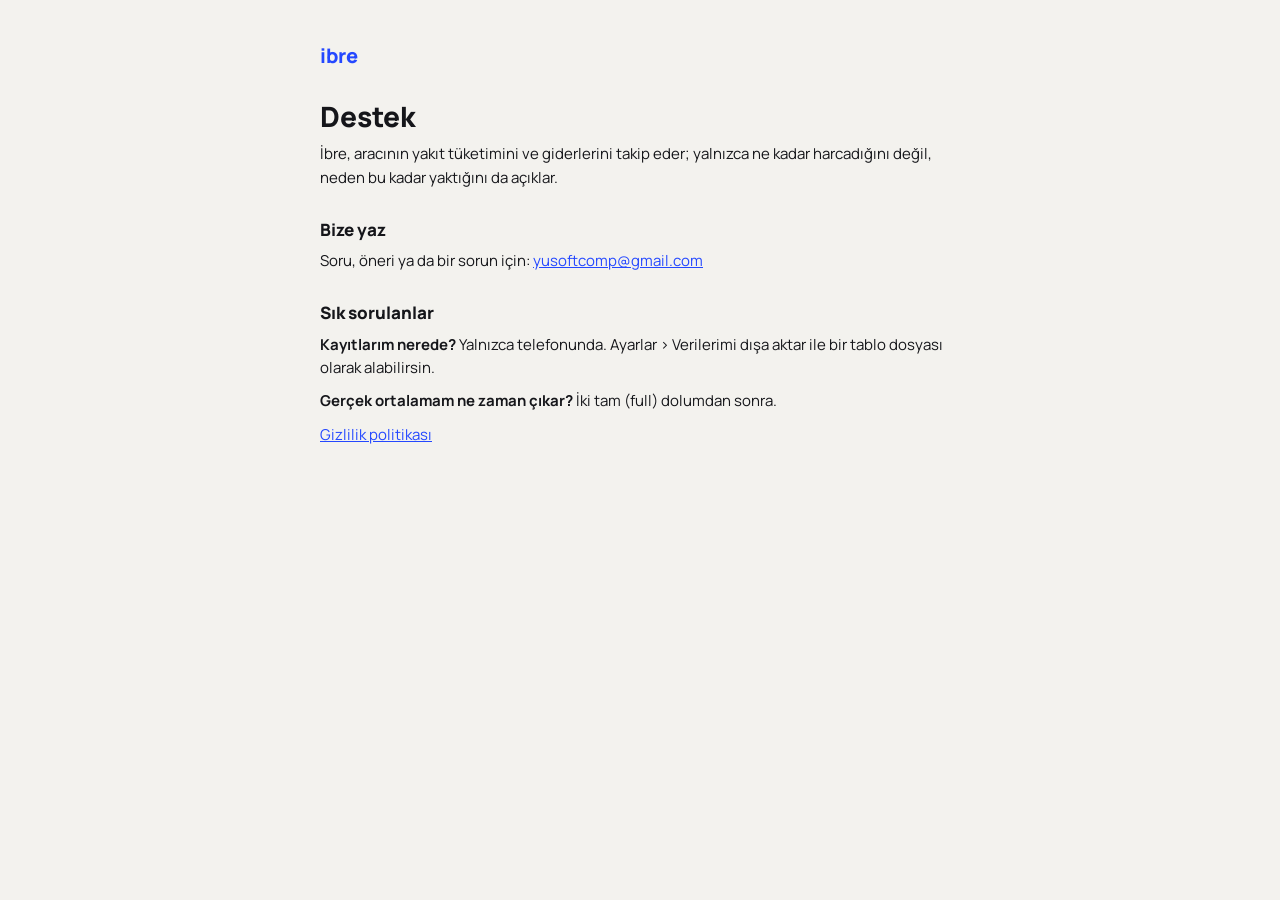
<file: index.html>
<!doctype html>
<html lang="tr">
<head>
<meta charset="utf-8">
<meta name="viewport" content="width=device-width, initial-scale=1">
<title>İbre Destek</title>
<link rel="stylesheet" href="https://fonts.googleapis.com/css2?family=Manrope:wght@400;600;800&display=swap">
<link rel="stylesheet" href="stil.css">
</head>
<body>
<main>
<span class="logo">ibre</span>
<h1>Destek</h1>
<p>İbre, aracının yakıt tüketimini ve giderlerini takip eder; yalnızca ne kadar harcadığını değil, neden bu kadar yaktığını da açıklar.</p>

<h2>Bize yaz</h2>
<p>Soru, öneri ya da bir sorun için: <a href="mailto:yusoftcomp@gmail.com">yusoftcomp@gmail.com</a></p>

<h2>Sık sorulanlar</h2>
<p><strong>Kayıtlarım nerede?</strong> Yalnızca telefonunda. Ayarlar &gt; Verilerimi dışa aktar ile bir tablo dosyası olarak alabilirsin.</p>
<p><strong>Gerçek ortalamam ne zaman çıkar?</strong> İki tam (full) dolumdan sonra.</p>

<p><a href="gizlilik/">Gizlilik politikası</a></p>
</main>
</body>
</html>
</file>
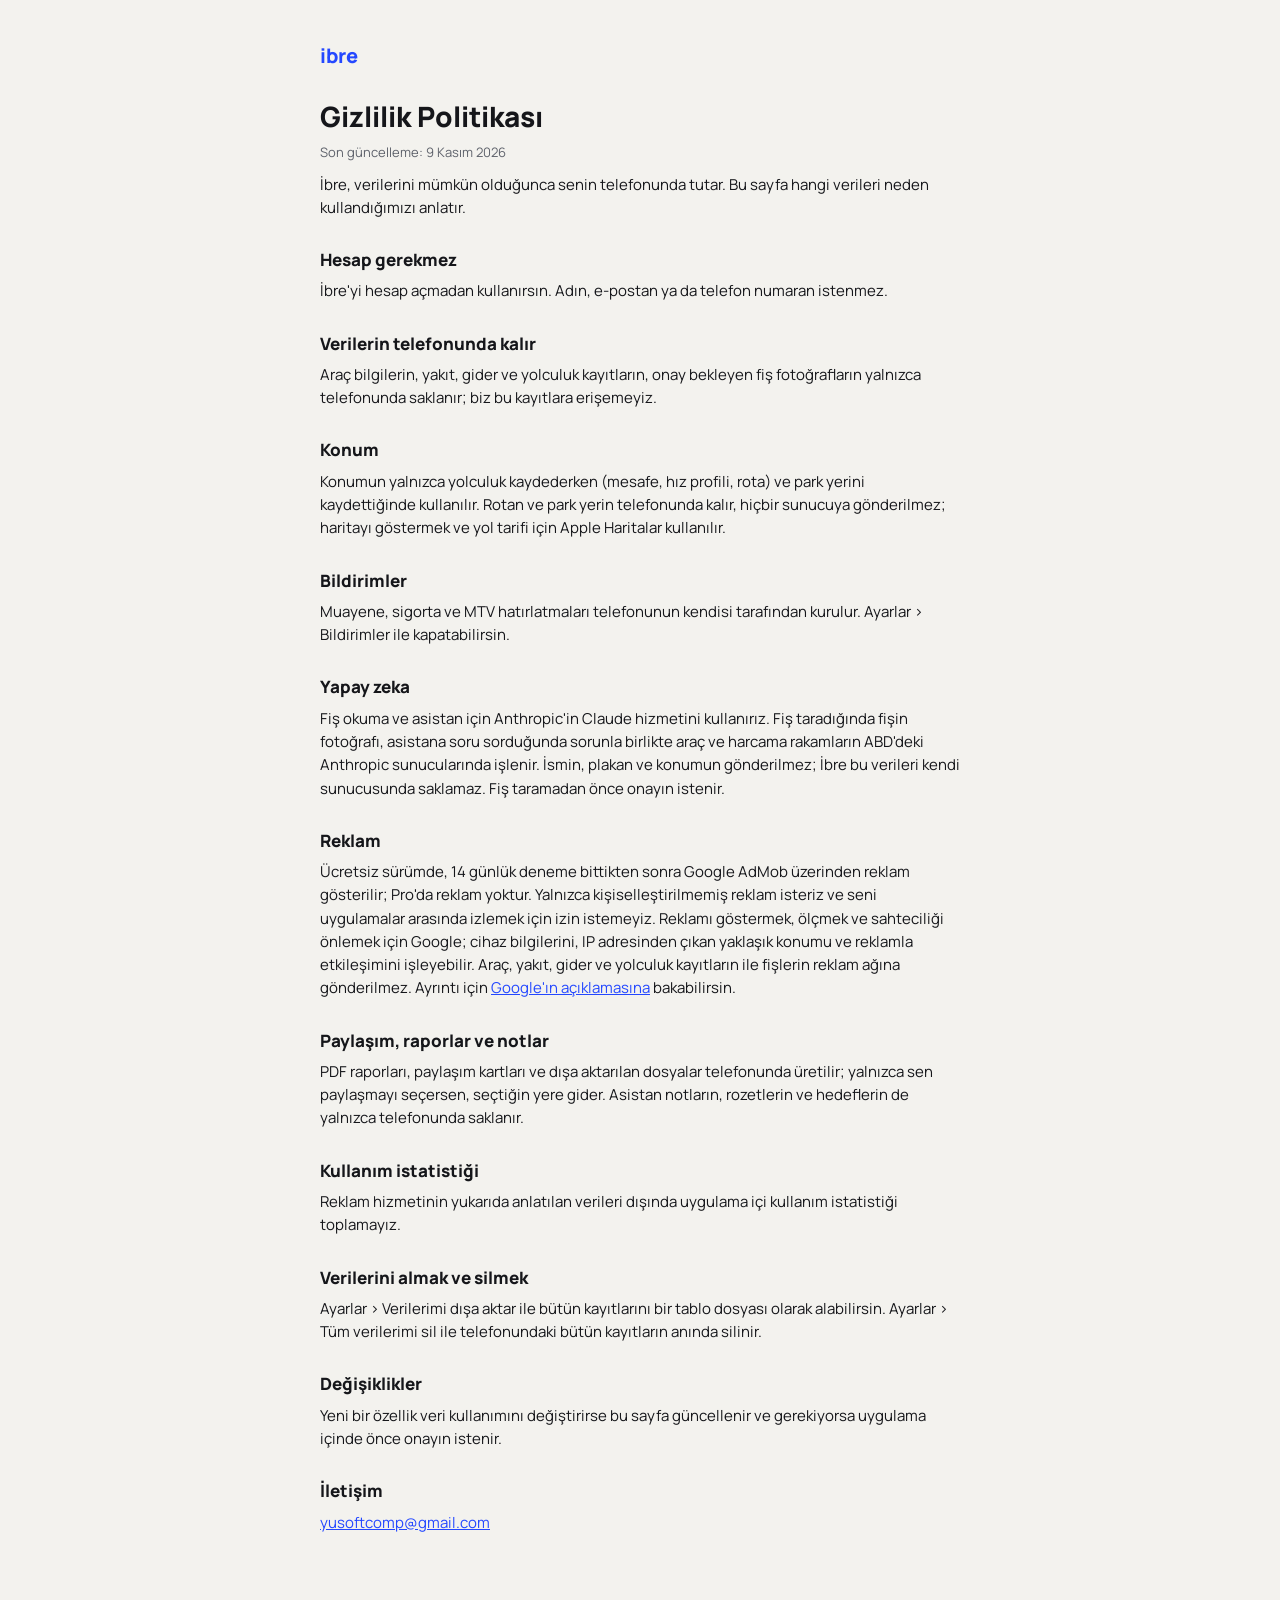
<file: gizlilik/index.html>
<!doctype html>
<html lang="tr">
<head>
<meta charset="utf-8">
<meta name="viewport" content="width=device-width, initial-scale=1">
<title>İbre Gizlilik Politikası</title>
<link rel="stylesheet" href="https://fonts.googleapis.com/css2?family=Manrope:wght@400;600;800&display=swap">
<link rel="stylesheet" href="../stil.css">
</head>
<body>
<main>
<a class="logo" href="../">ibre</a>
<h1>Gizlilik Politikası</h1>
<p class="tarih">Son güncelleme: 9 Kasım 2026</p>
<p>İbre, verilerini mümkün olduğunca senin telefonunda tutar. Bu sayfa hangi verileri neden kullandığımızı anlatır.</p>

<h2>Hesap gerekmez</h2>
<p>İbre'yi hesap açmadan kullanırsın. Adın, e-postan ya da telefon numaran istenmez.</p>

<h2>Verilerin telefonunda kalır</h2>
<p>Araç bilgilerin, yakıt, gider ve yolculuk kayıtların, onay bekleyen fiş fotoğrafların yalnızca telefonunda saklanır; biz bu kayıtlara erişemeyiz.</p>

<h2>Konum</h2>
<p>Konumun yalnızca yolculuk kaydederken (mesafe, hız profili, rota) ve park yerini kaydettiğinde kullanılır. Rotan ve park yerin telefonunda kalır, hiçbir sunucuya gönderilmez; haritayı göstermek ve yol tarifi için Apple Haritalar kullanılır.</p>

<h2>Bildirimler</h2>
<p>Muayene, sigorta ve MTV hatırlatmaları telefonunun kendisi tarafından kurulur. Ayarlar &gt; Bildirimler ile kapatabilirsin.</p>

<h2>Yapay zeka</h2>
<p>Fiş okuma ve asistan için Anthropic'in Claude hizmetini kullanırız. Fiş taradığında fişin fotoğrafı, asistana soru sorduğunda sorunla birlikte araç ve harcama rakamların ABD'deki Anthropic sunucularında işlenir. İsmin, plakan ve konumun gönderilmez; İbre bu verileri kendi sunucusunda saklamaz. Fiş taramadan önce onayın istenir.</p>

<h2>Reklam</h2>
<p>Ücretsiz sürümde, 14 günlük deneme bittikten sonra Google AdMob üzerinden reklam gösterilir; Pro'da reklam yoktur. Yalnızca kişiselleştirilmemiş reklam isteriz ve seni uygulamalar arasında izlemek için izin istemeyiz. Reklamı göstermek, ölçmek ve sahteciliği önlemek için Google; cihaz bilgilerini, IP adresinden çıkan yaklaşık konumu ve reklamla etkileşimini işleyebilir. Araç, yakıt, gider ve yolculuk kayıtların ile fişlerin reklam ağına gönderilmez. Ayrıntı için <a href="https://policies.google.com/technologies/partner-sites">Google'ın açıklamasına</a> bakabilirsin.</p>

<h2>Paylaşım, raporlar ve notlar</h2>
<p>PDF raporları, paylaşım kartları ve dışa aktarılan dosyalar telefonunda üretilir; yalnızca sen paylaşmayı seçersen, seçtiğin yere gider. Asistan notların, rozetlerin ve hedeflerin de yalnızca telefonunda saklanır.</p>

<h2>Kullanım istatistiği</h2>
<p>Reklam hizmetinin yukarıda anlatılan verileri dışında uygulama içi kullanım istatistiği toplamayız.</p>

<h2>Verilerini almak ve silmek</h2>
<p>Ayarlar &gt; Verilerimi dışa aktar ile bütün kayıtlarını bir tablo dosyası olarak alabilirsin. Ayarlar &gt; Tüm verilerimi sil ile telefonundaki bütün kayıtların anında silinir.</p>

<h2>Değişiklikler</h2>
<p>Yeni bir özellik veri kullanımını değiştirirse bu sayfa güncellenir ve gerekiyorsa uygulama içinde önce onayın istenir.</p>

<h2>İletişim</h2>
<p><a href="mailto:yusoftcomp@gmail.com">yusoftcomp@gmail.com</a></p>
</main>
</body>
</html>
</file>
<file: stil.css>
/* Tema B · Gündüz (src/constants/theme.ts ile aynı) */
:root {
  --zemin: #F3F2EE;
  --kart: #FFFFFF;
  --cizgi: #E2E0D8;
  --yazi: #15161A;
  --ikincil: #5E626B;
  --vurgu: #2448FF;
  --vurgu-koyu: #1A34C4;
}
body {
  margin: 0;
  background: var(--zemin);
  color: var(--yazi);
  font-family: Manrope, system-ui, sans-serif;
  line-height: 1.55;
}
main {
  max-width: 640px;
  margin: 0 auto;
  padding: 40px 16px 64px;
}
.logo {
  display: inline-block;
  font-weight: 800;
  font-size: 20px;
  color: var(--vurgu);
  text-decoration: none;
  margin-bottom: 24px;
}
h1 { font-size: 28px; font-weight: 800; margin: 0 0 4px; }
h2 { font-size: 17px; font-weight: 800; margin: 28px 0 6px; }
p { font-size: 15px; margin: 0 0 10px; }
.tarih { color: var(--ikincil); font-size: 13px; }
a { color: var(--vurgu); }
a:hover { color: var(--vurgu-koyu); }
</file>
